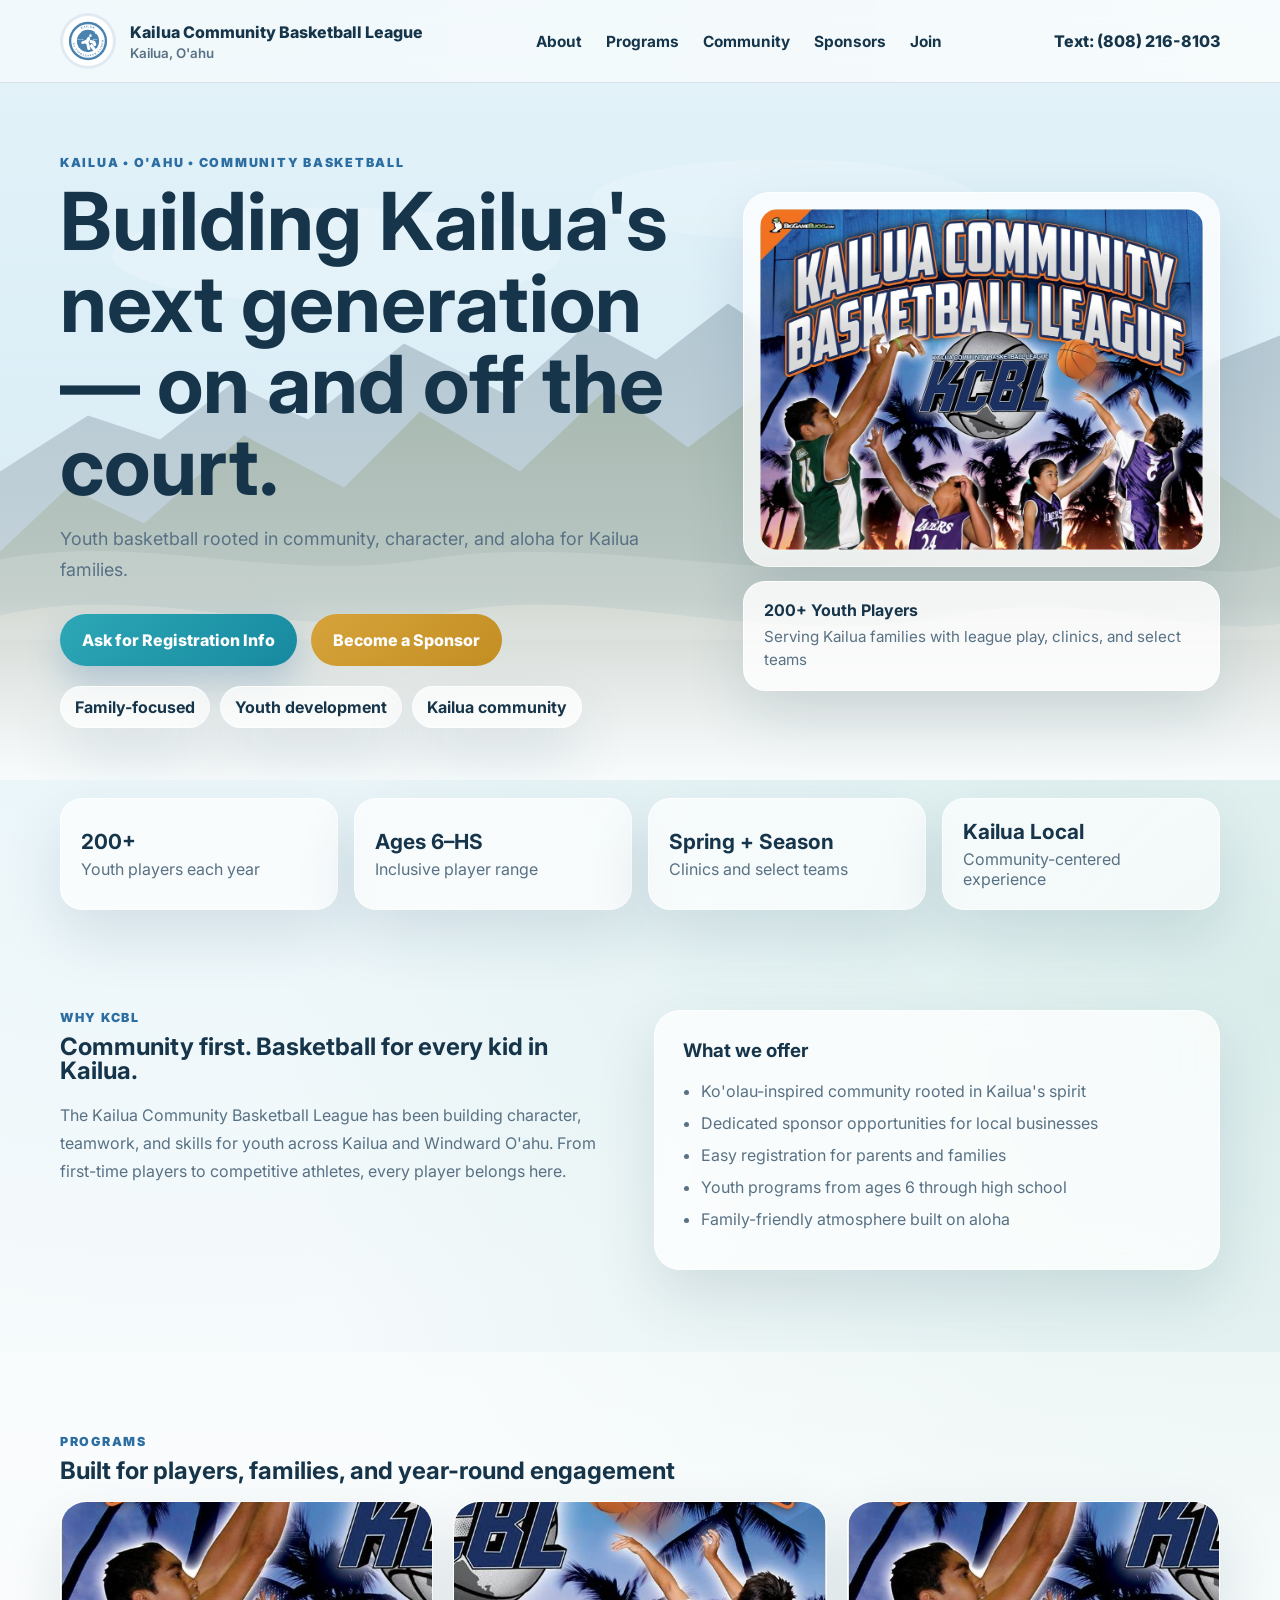
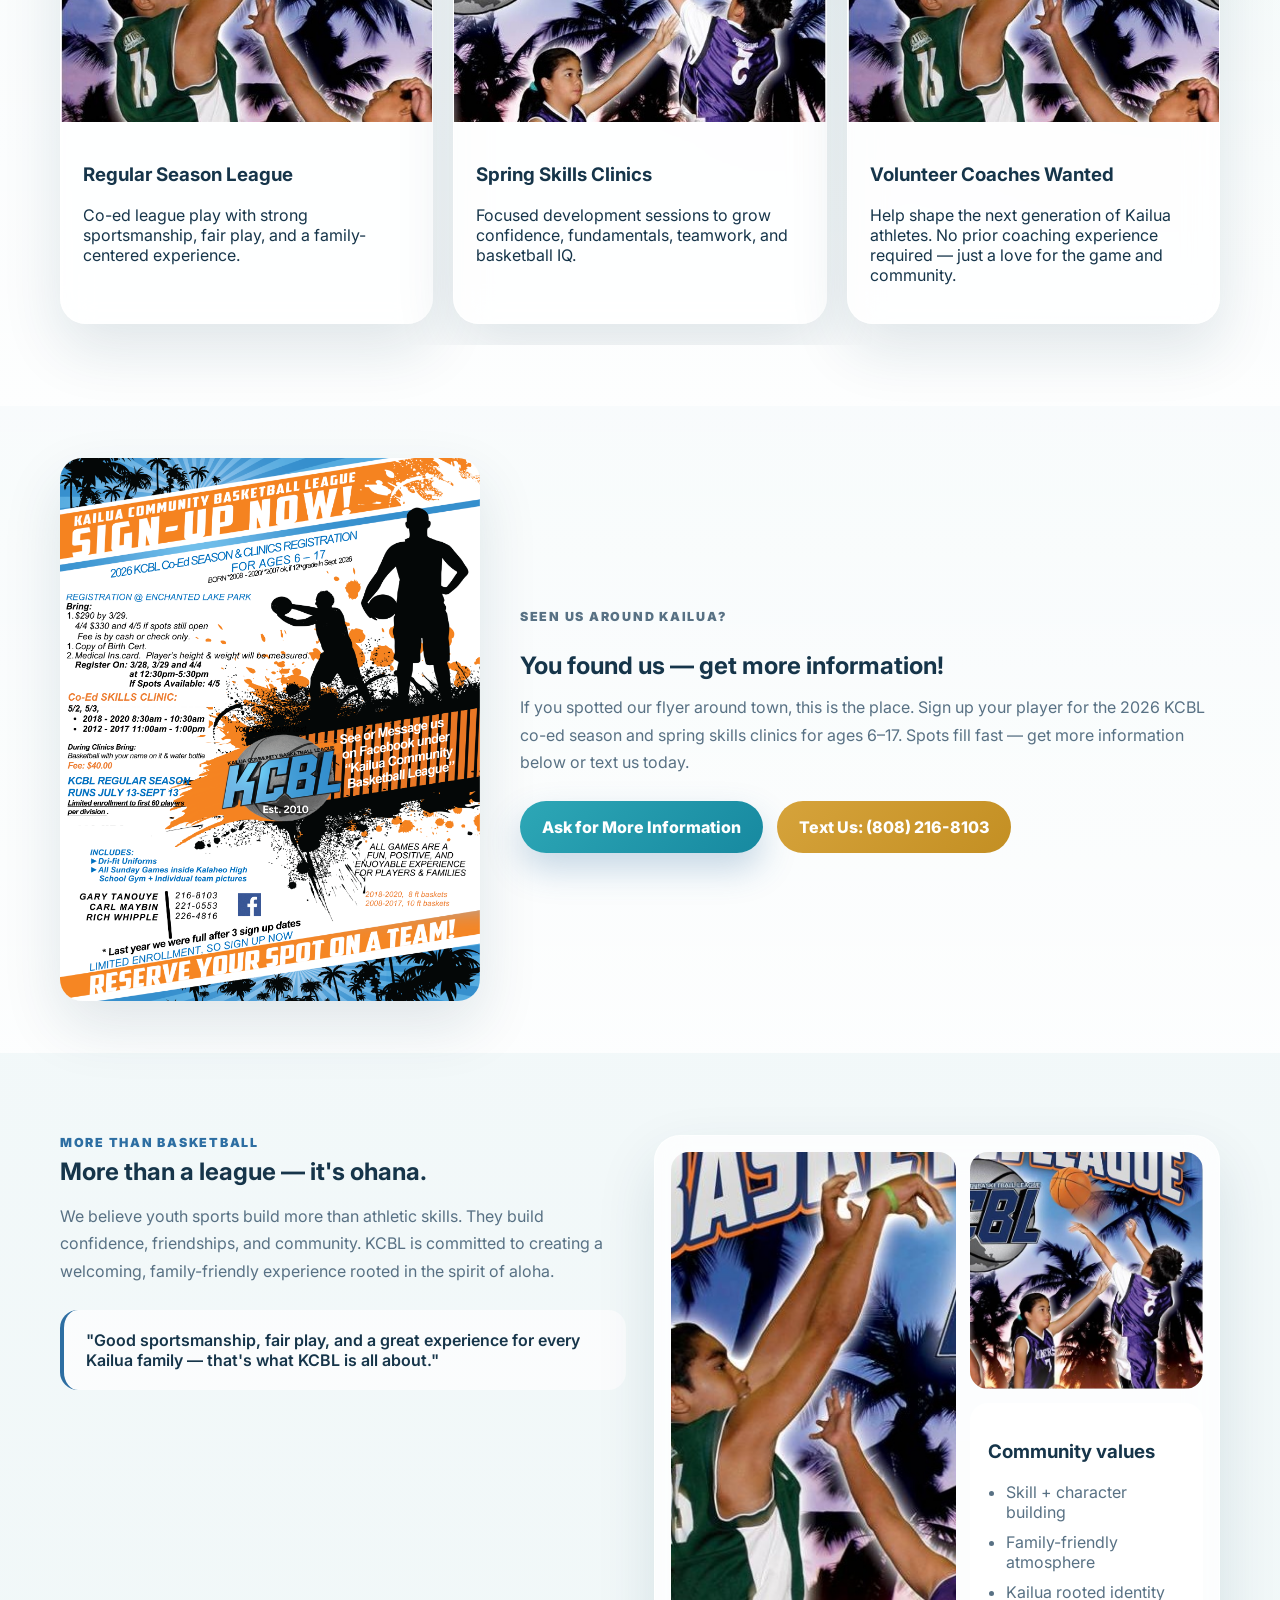
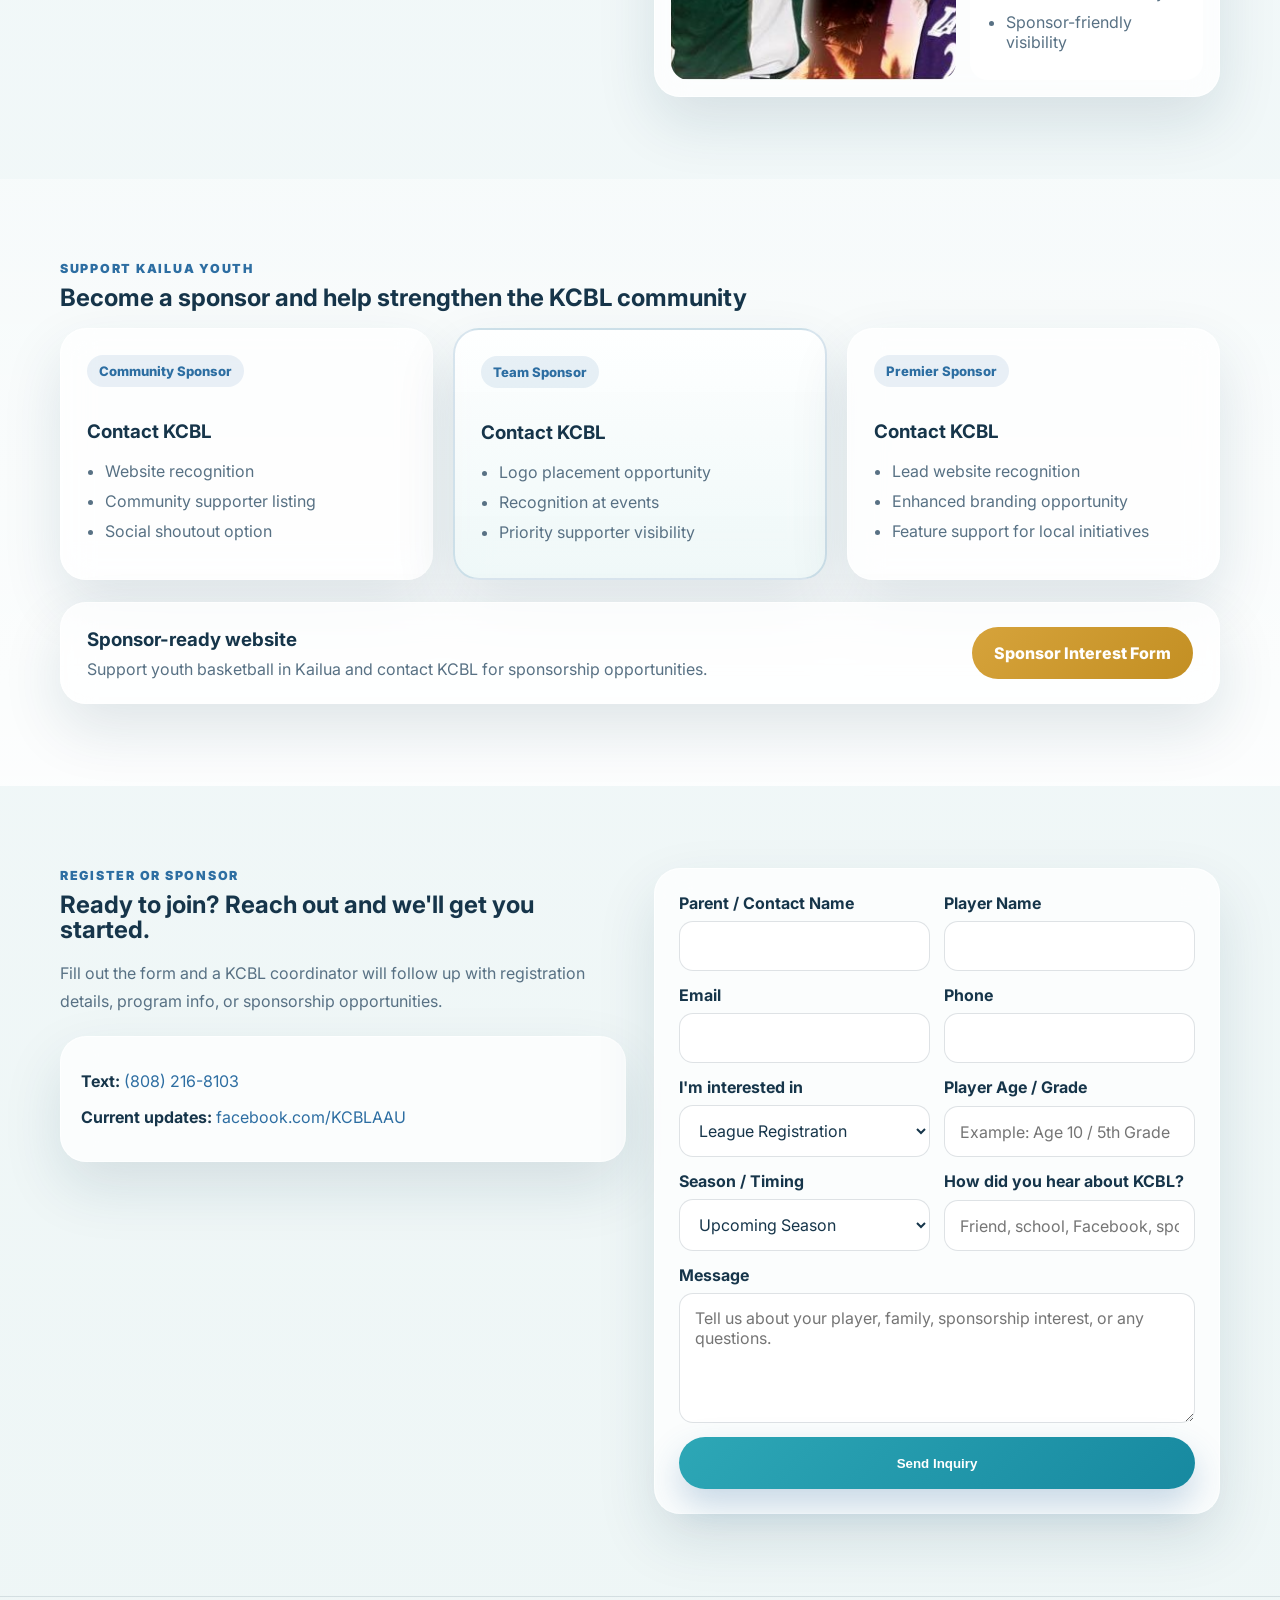
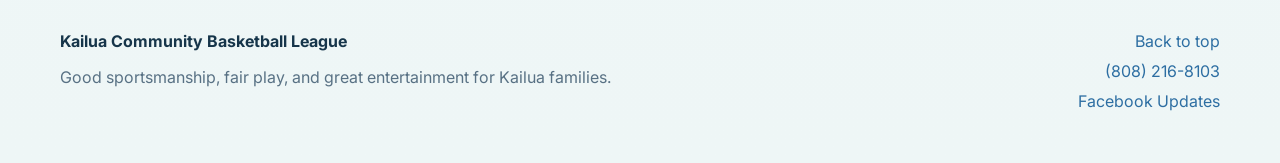
<file: index.html>
<!DOCTYPE html>
<html lang="en">
<head>
  <meta charset="UTF-8" />
  <meta name="viewport" content="width=device-width, initial-scale=1.0" />
  <title>Kailua Community Basketball League</title>
  <meta name="description" content="Kailua Community Basketball League — youth basketball, clinics, family community, and sponsorship opportunities in Kailua, Hawai'i." />
  <link rel="preconnect" href="https://fonts.googleapis.com">
  <link rel="preconnect" href="https://fonts.gstatic.com" crossorigin>
  <link href="https://fonts.googleapis.com/css2?family=Inter:wght@400;500;600;700;800;900&display=swap" rel="stylesheet">
  <style>
    *{box-sizing:border-box}
    :root{--bg:#f7fbfd;--bg2:#eef6f6;--surface:rgba(255,255,255,.74);--text:#16354a;--muted:#587184;--line:rgba(22,53,74,.12);--blue:#2d6ea2;--teal:#2da7b6;--gold:#d6a33b;--shadow:0 25px 60px rgba(20,60,85,.12);--radius:26px}
    html{scroll-behavior:smooth}
    body{margin:0;font-family:'Inter',sans-serif;color:var(--text);background:radial-gradient(circle at 15% 0%, rgba(196,230,242,.55), transparent 26%),radial-gradient(circle at 100% 20%, rgba(184,220,214,.45), transparent 24%),linear-gradient(180deg,var(--bg) 0%, var(--bg2) 100%)}
    img{max-width:100%;display:block} a{text-decoration:none;color:var(--blue)} .container{width:min(1160px,calc(100% - 32px));margin:0 auto}
    .site-header{position:sticky;top:0;z-index:40;background:rgba(248,252,253,.78);backdrop-filter:blur(14px);border-bottom:1px solid var(--line)}
    .nav{min-height:82px;display:grid;grid-template-columns:auto 1fr auto;align-items:center;gap:20px}
    .brand{display:flex;align-items:center;gap:14px;color:var(--text);font-weight:800}.brand img{width:56px;height:56px;border-radius:50%;object-fit:cover;background:#fff;border:3px solid rgba(45,110,162,.14)}.brand small{display:block;color:var(--muted);font-weight:600;margin-top:3px}
    nav{display:flex;justify-content:center;gap:24px;flex-wrap:wrap} nav a{color:var(--text);font-weight:700;font-size:.96rem}.nav-phone{font-weight:800;color:var(--text)}
    .hero{position:relative;overflow:hidden;padding:72px 0 52px}.hero-bg{position:absolute;inset:0;background:linear-gradient(180deg, rgba(248,252,253,.35), rgba(248,252,253,.8)),url('assets/koolau-hero.svg') center/cover no-repeat}
    .hero::after{content:"";position:absolute;left:0;right:0;bottom:0;height:180px;background:linear-gradient(180deg, rgba(255,255,255,0), rgba(248,252,253,.96));pointer-events:none}
    .hero-grid{position:relative;display:grid;grid-template-columns:1.15fr .85fr;gap:38px;align-items:center;z-index:1}
    .eyebrow,.section-label{margin:0 0 10px;text-transform:uppercase;letter-spacing:.14em;font-size:.78rem;font-weight:900;color:var(--blue)}
    .hero h1,.section h2{margin:0 0 18px;line-height:1.02}.hero h1{font-size:clamp(2.5rem,6.5vw,5rem);max-width:12ch}.lead{font-size:1.12rem;line-height:1.72;color:var(--muted);max-width:60ch}
    .hero-actions{display:flex;gap:14px;flex-wrap:wrap;margin:28px 0 20px}.hero-pills{display:flex;gap:10px;flex-wrap:wrap}.hero-pills span{padding:10px 14px;border-radius:999px;background:rgba(255,255,255,.72);border:1px solid rgba(255,255,255,.72);box-shadow:var(--shadow);font-weight:700;color:var(--text)}
    .hero-stack{position:relative}.glass-card{background:var(--surface);border:1px solid rgba(255,255,255,.65);box-shadow:var(--shadow);border-radius:var(--radius);backdrop-filter:blur(16px)}.poster-card{padding:16px}.poster-card img{border-radius:18px;width:100%;height:100%;object-fit:cover}
    .floating-stat{position:relative;left:auto;bottom:auto;margin-top:14px;padding:18px 20px;border-radius:22px;background:rgba(255,255,255,.82);box-shadow:var(--shadow);border:1px solid rgba(255,255,255,.75)} .floating-stat strong{display:block;margin-bottom:6px} .floating-stat span{color:var(--muted);font-size:.95rem;line-height:1.5}
    .btn{display:inline-flex;align-items:center;justify-content:center;min-height:52px;padding:0 22px;border-radius:999px;font-weight:800;transition:transform .2s ease, box-shadow .2s ease, opacity .2s ease;border:none;cursor:pointer}.btn:hover{transform:translateY(-2px)}
    .btn-primary{color:#fff;background:linear-gradient(135deg,var(--teal),#1789a0);box-shadow:0 16px 34px rgba(45,110,162,.26)} .btn-secondary{color:#fff;background:linear-gradient(135deg,var(--gold),#c38f23)} .btn-full{width:100%}
    .strip{padding:18px 0}.strip-grid{display:grid;grid-template-columns:repeat(4,1fr);gap:16px}.strip-grid div{padding:20px;border-radius:22px;background:rgba(255,255,255,.66);border:1px solid rgba(255,255,255,.7);box-shadow:var(--shadow);min-height:90px;display:flex;flex-direction:column;justify-content:center}.strip-grid strong{display:block;font-size:1.3rem;margin-bottom:5px}.strip-grid span{color:var(--muted)}
    .section{padding:82px 0}.alt{background:linear-gradient(180deg, rgba(255,255,255,.40), rgba(255,255,255,.82))}.two-col,.community-grid,.form-layout{display:grid;grid-template-columns:1fr 1fr;gap:28px;align-items:start}
    .feature-list{padding:28px}.feature-list h3{margin-top:0}.feature-list ul{padding-left:18px;margin:0}.feature-list li{margin:12px 0;color:var(--muted)}
    .card-grid{display:grid;gap:20px}.card-grid.three{grid-template-columns:repeat(3,1fr)}.sponsor-grid{align-items:stretch}.program-card{overflow:hidden}.program-card img{width:100%;height:220px;object-fit:cover}.program-card div{padding:22px}
    .community-copy{color:var(--muted);line-height:1.74} blockquote{margin:24px 0 0;padding:20px 22px;border-left:4px solid var(--blue);background:rgba(255,255,255,.68);border-radius:18px;color:var(--text);font-weight:600}
    .mosaic{padding:16px;display:grid;grid-template-columns:1.1fr .9fr;gap:14px}.mosaic img{width:100%;height:100%;object-fit:cover;border-radius:18px}.mosaic-large{grid-row:span 2;min-height:420px}.mosaic-copy{padding:18px;border-radius:18px;background:rgba(255,255,255,.84);align-self:stretch}.mosaic-copy ul{margin:0;padding-left:18px}.mosaic-copy li{margin:10px 0;color:var(--muted)}
    .sponsor-card{padding:26px}.sponsor-card .tier{display:inline-block;padding:8px 12px;border-radius:999px;background:rgba(45,110,162,.10);color:var(--blue);font-weight:800;font-size:.82rem;margin-bottom:14px}.sponsor-card ul{margin:0;padding-left:18px}.sponsor-card li{margin:10px 0;color:var(--muted)}.sponsor-card.featured{background:linear-gradient(180deg, rgba(255,255,255,.85), rgba(237,247,247,.86));border:2px solid rgba(45,110,162,.18)}
    .sponsor-band{margin-top:22px;padding:24px 26px;display:flex;justify-content:space-between;gap:22px;align-items:center}.sponsor-band h3{margin:0 0 8px}.sponsor-band p{margin:0;color:var(--muted)}
    .contact-block{padding:18px 20px;margin-top:20px}.form-card{padding:24px}.field-row{display:grid;grid-template-columns:1fr 1fr;gap:14px}.field{display:grid;gap:8px;margin-bottom:14px}
    label{font-weight:700} input,select,textarea{width:100%;font:inherit;color:var(--text);border:1px solid rgba(22,53,74,.14);background:#fff;border-radius:14px;padding:14px 15px} input:focus,select:focus,textarea:focus{outline:2px solid rgba(77,148,161,.24);border-color:rgba(45,110,162,.22)}
    .site-footer{padding:34px 0 52px;border-top:1px solid var(--line)}.footer-grid{display:flex;justify-content:space-between;gap:20px;align-items:start}.footer-links{display:flex;flex-direction:column;gap:10px;align-items:flex-end}.footer-grid p{margin-bottom:0;color:var(--muted)}
    .flyer-band{padding:52px 0}.flyer-band-inner{display:grid;grid-template-columns:.6fr 1fr;gap:40px;align-items:center}.flyer-img-wrap{border-radius:22px;overflow:hidden;box-shadow:var(--shadow)}.flyer-img-wrap img{width:100%;display:block}.flyer-copy h2{margin:0 0 14px}.flyer-copy p{color:var(--muted);line-height:1.72;margin:0 0 24px}
    @media (max-width:980px){.hero-grid,.two-col,.community-grid,.form-layout,.card-grid.three,.strip-grid,.flyer-band-inner{grid-template-columns:1fr}.floating-stat{position:relative;left:auto;bottom:auto;margin-top:14px;max-width:none}.mosaic{grid-template-columns:1fr}.mosaic-large{grid-row:auto;min-height:280px}.sponsor-band{flex-direction:column;align-items:flex-start}}
    @media (max-width:780px){.nav{grid-template-columns:auto auto;justify-content:space-between}nav,.nav-phone{display:none}}
    @media (max-width:640px){.hero{padding-top:46px}.field-row{grid-template-columns:1fr}.footer-grid,.footer-links{flex-direction:column;align-items:flex-start}}
  </style>
</head>
<body>
  <header class="site-header">
    <div class="container nav">
      <a class="brand" href="#top">
        <img src="assets/kcbl-logo.svg" alt="KCBL logo">
        <div><span>Kailua Community Basketball League</span><small>Kailua, O'ahu</small></div>
      </a>
      <nav>
        <a href="#about">About</a><a href="#programs">Programs</a><a href="#community">Community</a><a href="#sponsors">Sponsors</a><a href="#join">Join</a>
      </nav>
      <a class="nav-phone" href="sms:18082168103">Text: (808) 216-8103</a>
    </div>
  </header>
  <main id="top">
    <section class="hero">
      <div class="hero-bg"></div>
      <div class="container hero-grid">
        <div class="hero-copy">
          <p class="eyebrow">Kailua • O'ahu • Community Basketball</p>
          <h1>Building Kailua's next generation — on and off the court.</h1>
          <p class="lead">Youth basketball rooted in community, character, and aloha for Kailua families.</p>
          <div class="hero-actions">
            <a class="btn btn-primary" href="#join">Ask for Registration Info</a>
            <a class="btn btn-secondary" href="#sponsors">Become a Sponsor</a>
          </div>
          <div class="hero-pills"><span>Family-focused</span><span>Youth development</span><span>Kailua community</span></div>
        </div>
        <div class="hero-stack">
          <div class="glass-card poster-card"><img src="assets/kcbl-poster.jpg" alt="KCBL poster" /></div>
          <div class="floating-stat"><strong>200+ Youth Players</strong><span>Serving Kailua families with league play, clinics, and select teams</span></div>
        </div>
      </div>
    </section>
    <section class="strip">
      <div class="container strip-grid">
        <div><strong>200+</strong><span>Youth players each year</span></div>
        <div><strong>Ages 6–HS</strong><span>Inclusive player range</span></div>
        <div><strong>Spring + Season</strong><span>Clinics and select teams</span></div>
        <div><strong>Kailua Local</strong><span>Community-centered experience</span></div>
      </div>
    </section>
    <section class="section" id="about">
      <div class="container two-col">
        <div><p class="section-label">Why KCBL</p><h2>Community first. Basketball for every kid in Kailua.</h2><p class="community-copy">The Kailua Community Basketball League has been building character, teamwork, and skills for youth across Kailua and Windward O'ahu. From first-time players to competitive athletes, every player belongs here.</p></div>
        <div class="glass-card feature-list"><h3>What we offer</h3><ul><li>Ko'olau-inspired community rooted in Kailua's spirit</li><li>Dedicated sponsor opportunities for local businesses</li><li>Easy registration for parents and families</li><li>Youth programs from ages 6 through high school</li><li>Family-friendly atmosphere built on aloha</li></ul></div>
      </div>
    </section>
    <section class="section alt" id="programs">
      <div class="container">
        <p class="section-label">Programs</p><h2>Built for players, families, and year-round engagement</h2>
        <div class="card-grid three">
          <article class="glass-card program-card"><img src="assets/kcbl-players.jpg" alt="KCBL team photo" /><div><h3>Regular Season League</h3><p>Co-ed league play with strong sportsmanship, fair play, and a family-centered experience.</p></div></article>
          <article class="glass-card program-card"><img src="assets/kcbl-action.jpg" alt="KCBL game action" /><div><h3>Spring Skills Clinics</h3><p>Focused development sessions to grow confidence, fundamentals, teamwork, and basketball IQ.</p></div></article>
          <article class="glass-card program-card"><img src="assets/kcbl-players.jpg" alt="KCBL volunteer coaches" /><div><h3>Volunteer Coaches Wanted</h3><p>Help shape the next generation of Kailua athletes. No prior coaching experience required — just a love for the game and community.</p></div></article>
        </div>
      </div>
    </section>
    <section class="flyer-band alt">
      <div class="container flyer-band-inner">
        <div class="flyer-img-wrap">
          <img src="assets/kcbl-flyer.png" alt="2026 KCBL Season and Clinics Flyer — Sign Up Now!" />
        </div>
        <div class="flyer-copy">
          <p class="section-label">Seen us around Kailua?</p>
          <h2>You found us — get more information!</h2>
          <p>If you spotted our flyer around town, this is the place. Sign up your player for the 2026 KCBL co-ed season and spring skills clinics for ages 6–17. Spots fill fast — get more information below or text us today.</p>
          <div style="display:flex;gap:14px;flex-wrap:wrap;">
            <a class="btn btn-primary" href="#join">Ask for More Information</a>
            <a class="btn btn-secondary" href="sms:18082168103">Text Us: (808) 216-8103</a>
          </div>
        </div>
      </div>
    </section>
    <section class="section" id="community">
      <div class="container community-grid">
        <div><p class="section-label">More than Basketball</p><h2>More than a league — it's ohana.</h2><p class="community-copy">We believe youth sports build more than athletic skills. They build confidence, friendships, and community. KCBL is committed to creating a welcoming, family-friendly experience rooted in the spirit of aloha.</p><blockquote>"Good sportsmanship, fair play, and a great experience for every Kailua family — that's what KCBL is all about."</blockquote></div>
        <div class="glass-card mosaic"><img class="mosaic-large" src="assets/kcbl-players.jpg" alt="KCBL players group photo" /><img src="assets/kcbl-action.jpg" alt="KCBL action image" /><div class="mosaic-copy"><h3>Community values</h3><ul><li>Skill + character building</li><li>Family-friendly atmosphere</li><li>Kailua rooted identity</li><li>Sponsor-friendly visibility</li></ul></div></div>
      </div>
    </section>
    <section class="section alt" id="sponsors">
      <div class="container">
        <p class="section-label">Support Kailua Youth</p><h2>Become a sponsor and help strengthen the KCBL community</h2>
        <div class="card-grid three sponsor-grid">
          <article class="glass-card sponsor-card"><span class="tier">Community Sponsor</span><h3>Contact KCBL</h3><ul><li>Website recognition</li><li>Community supporter listing</li><li>Social shoutout option</li></ul></article>
          <article class="glass-card sponsor-card featured"><span class="tier">Team Sponsor</span><h3>Contact KCBL</h3><ul><li>Logo placement opportunity</li><li>Recognition at events</li><li>Priority supporter visibility</li></ul></article>
          <article class="glass-card sponsor-card"><span class="tier">Premier Sponsor</span><h3>Contact KCBL</h3><ul><li>Lead website recognition</li><li>Enhanced branding opportunity</li><li>Feature support for local initiatives</li></ul></article>
        </div>
        <div class="glass-card sponsor-band"><div><h3>Sponsor-ready website</h3><p>Support youth basketball in Kailua and contact KCBL for sponsorship opportunities.</p></div><a class="btn btn-secondary" href="#join">Sponsor Interest Form</a></div>
      </div>
    </section>
    <section class="section" id="join">
      <div class="container form-layout">
        <div><p class="section-label">Register or Sponsor</p><h2>Ready to join? Reach out and we'll get you started.</h2><p class="community-copy">Fill out the form and a KCBL coordinator will follow up with registration details, program info, or sponsorship opportunities.</p><div class="contact-block glass-card"><p><strong>Text:</strong> <a href="sms:18082168103">(808) 216-8103</a></p><p><strong>Current updates:</strong> <a href="https://facebook.com/KCBLAAU/" target="_blank" rel="noopener">facebook.com/KCBLAAU</a></p></div></div>
        <form class="glass-card form-card" action="https://formspree.io/f/mlgpkpzv" method="POST">
          <div class="field-row"><div class="field"><label for="name">Parent / Contact Name</label><input id="name" name="name" type="text" required></div><div class="field"><label for="player_name">Player Name</label><input id="player_name" name="player_name" type="text"></div></div>
          <div class="field-row"><div class="field"><label for="email">Email</label><input id="email" name="email" type="email" required></div><div class="field"><label for="phone">Phone</label><input id="phone" name="phone" type="tel"></div></div>
          <div class="field-row"><div class="field"><label for="interest_type">I'm interested in</label><select id="interest_type" name="interest_type"><option>League Registration</option><option>Spring Skills Clinic</option><option>Sponsorship</option><option>Volunteer / Coach Interest</option><option>General Information</option></select></div><div class="field"><label for="age_group">Player Age / Grade</label><input id="age_group" name="age_group" type="text" placeholder="Example: Age 10 / 5th Grade"></div></div>
          <div class="field-row"><div class="field"><label for="season">Season / Timing</label><select id="season" name="season"><option>Upcoming Season</option><option>Spring Clinics</option><option>Future Interest</option><option>Not Sure Yet</option></select></div><div class="field"><label for="heard_about">How did you hear about KCBL?</label><input id="heard_about" name="heard_about" type="text" placeholder="Friend, school, Facebook, sponsor, etc."></div></div>
          <div class="field"><label for="message">Message</label><textarea id="message" name="message" rows="5" placeholder="Tell us about your player, family, sponsorship interest, or any questions."></textarea></div>
          <input type="hidden" name="_subject" value="New KCBL Website Inquiry"><button class="btn btn-primary btn-full" type="submit">Send Inquiry</button>
        </form>
      </div>
    </section>
  </main>
  <footer class="site-footer">
    <div class="container footer-grid">
      <div><strong>Kailua Community Basketball League</strong><p>Good sportsmanship, fair play, and great entertainment for Kailua families.</p></div>
      <div class="footer-links"><a href="#top">Back to top</a><a href="sms:18082168103">(808) 216-8103</a><a href="https://facebook.com/KCBLAAU/" target="_blank" rel="noopener">Facebook Updates</a></div>
    </div>
  </footer>
</body>
</html>
</file>
